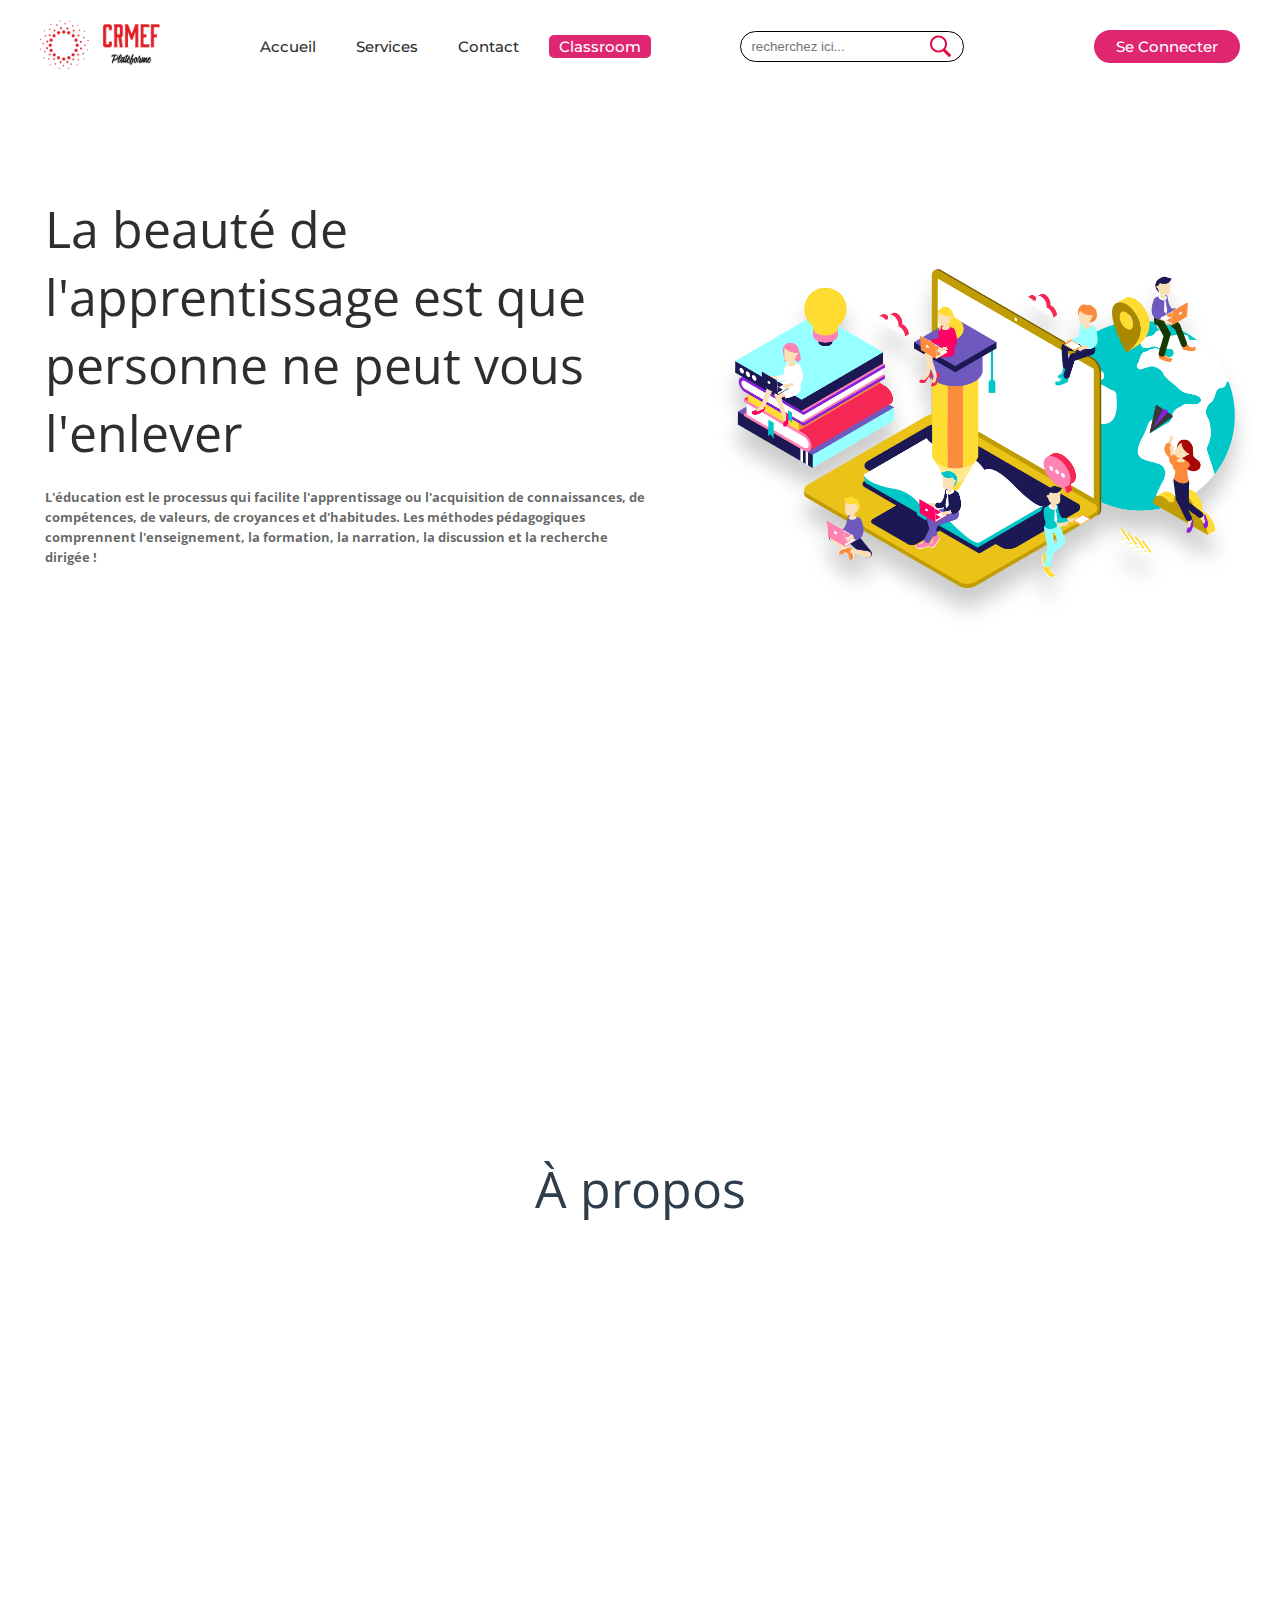
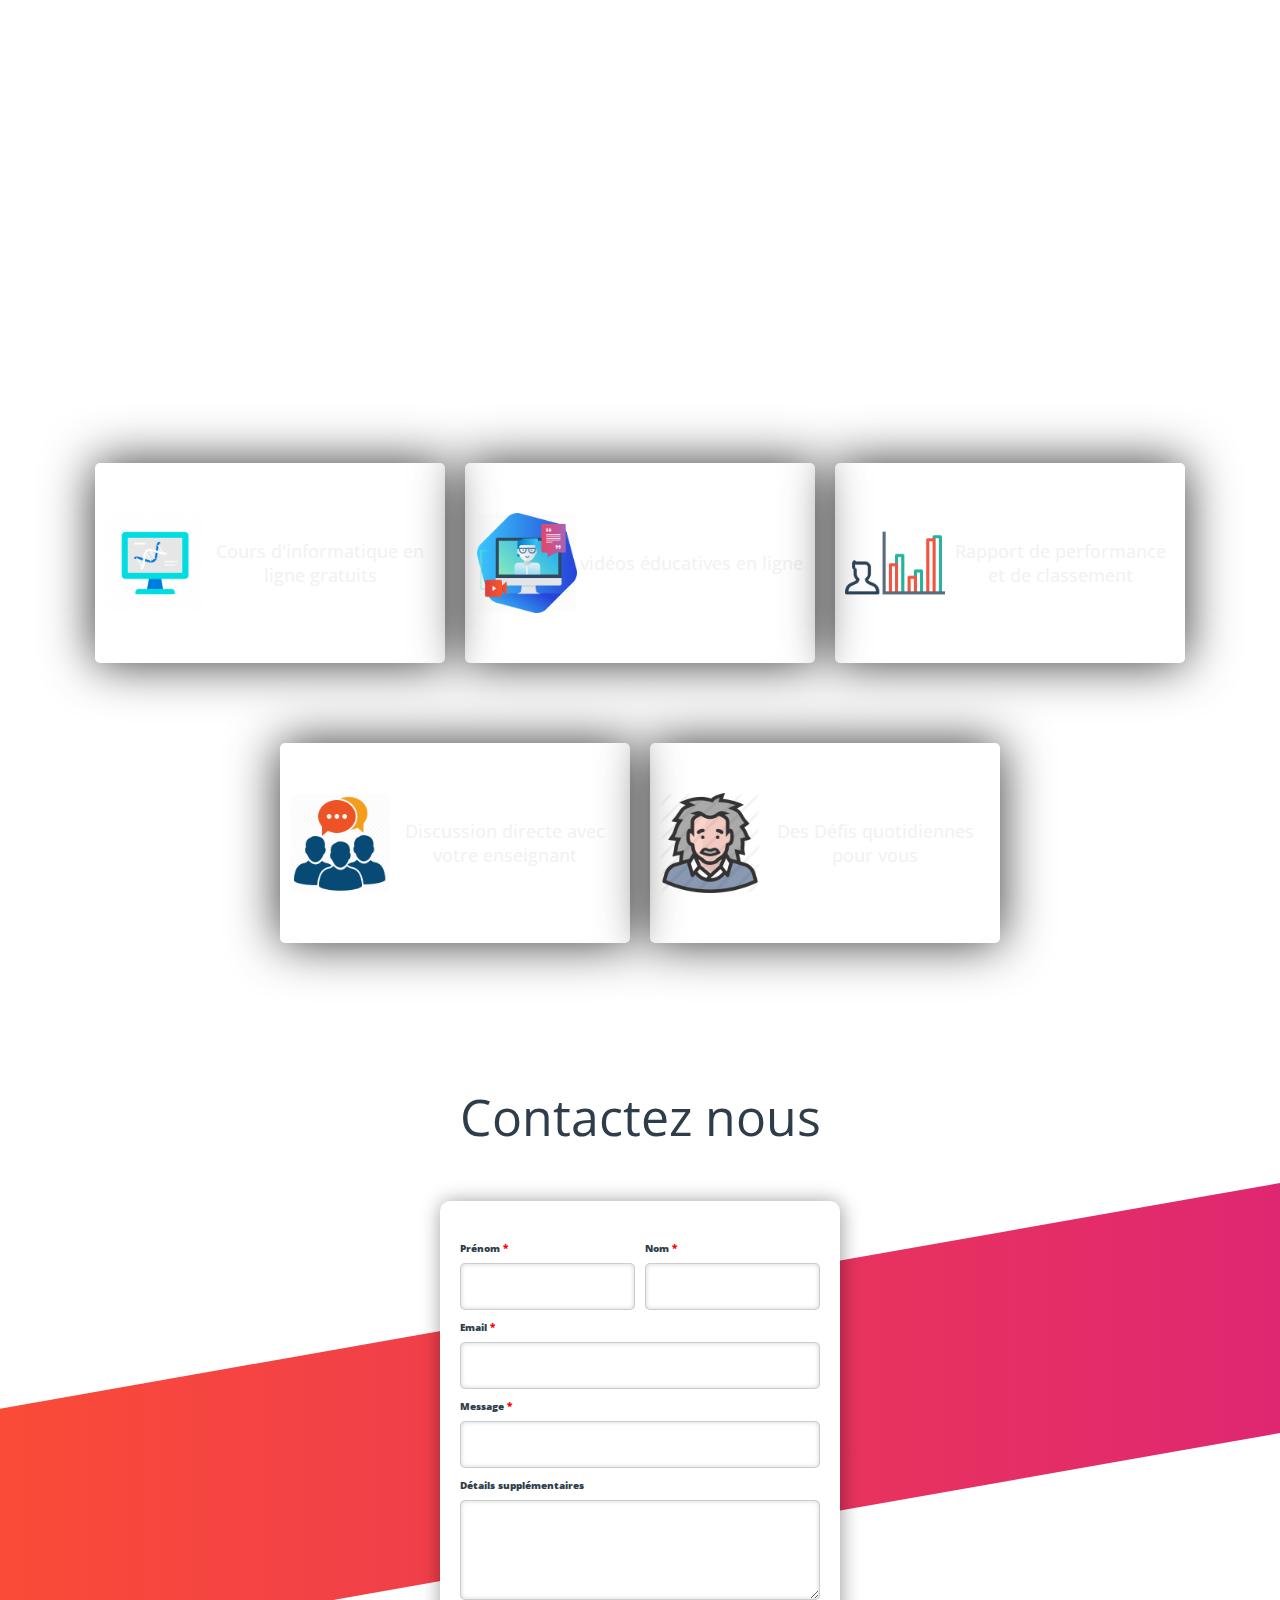
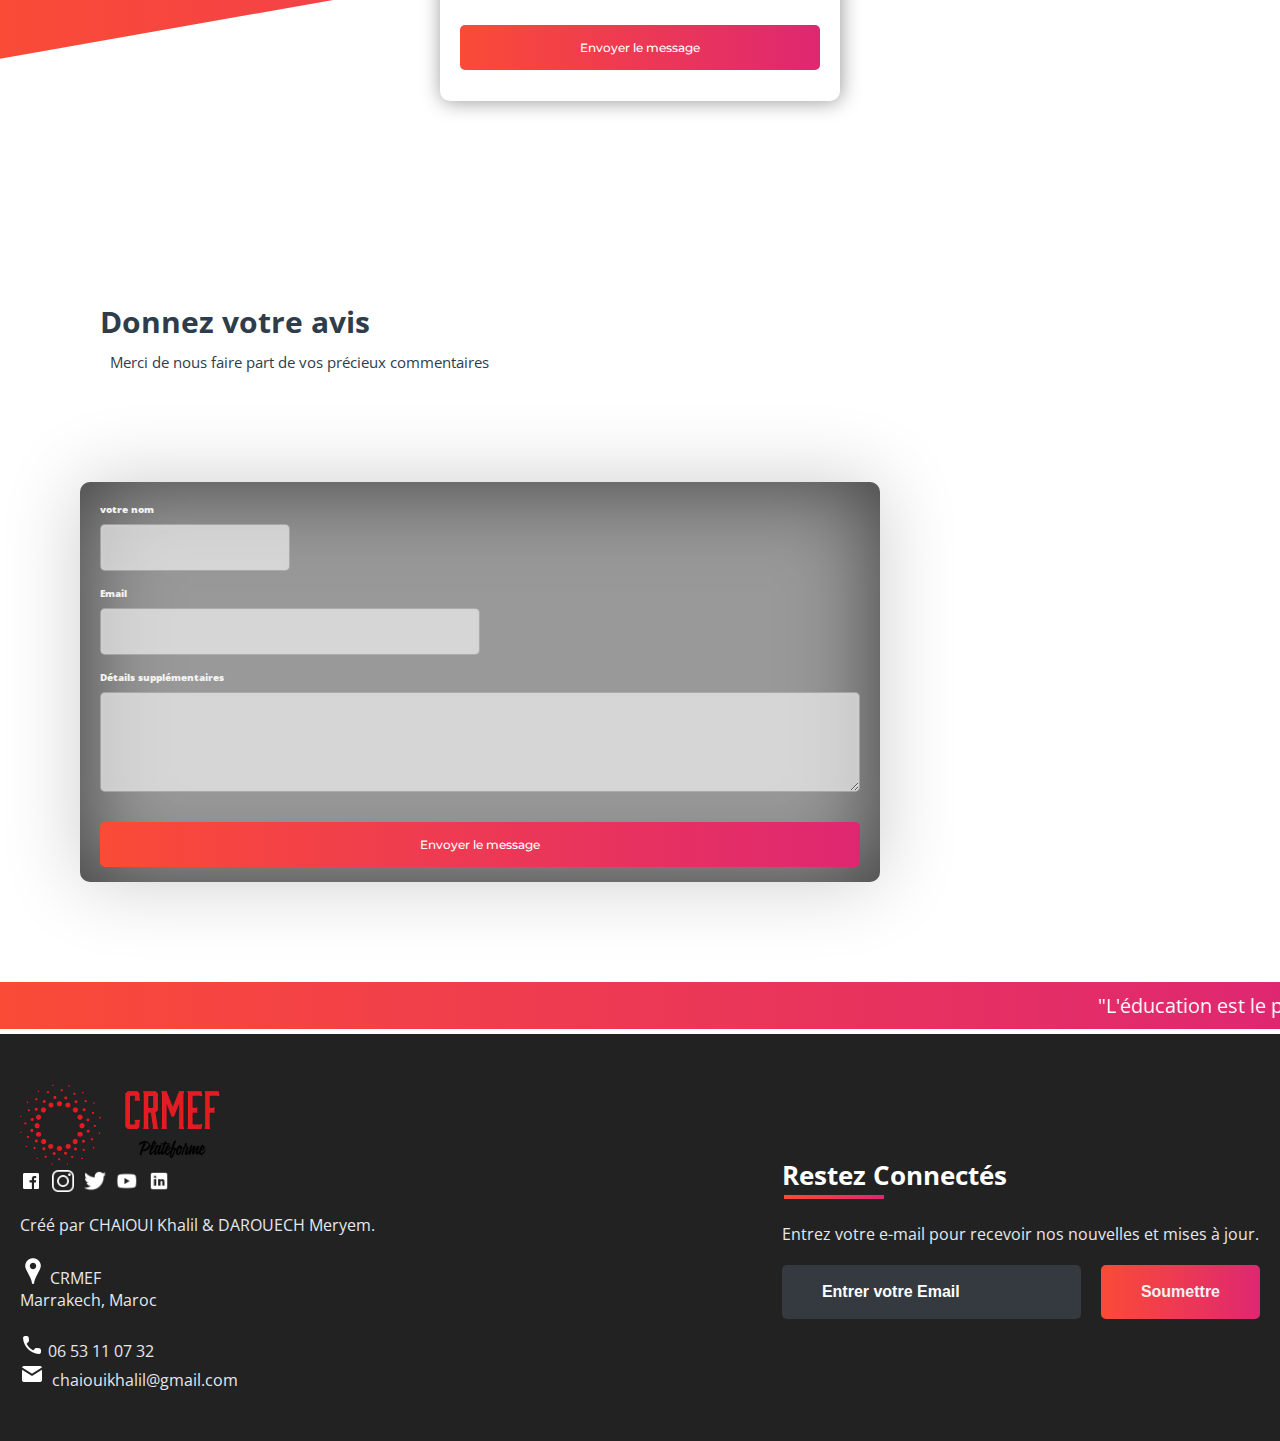
<file: index.html>
<!DOCTYPE html>
<html>
<head>
	<link rel="shortcut icon" type="png" href="images/icon/favicon.png">
	<meta charset="utf-8">
	<meta http-equiv="X-UA-Comaptible" content="IE=edge">
	<title>CRMEF-Plateforme</title>
	<meta name="desciption" content="">
	<meta name="viewport" content="width=device-width, initial-scale=1">
	<link rel="stylesheet" type="text/css" href="style.css">
	<script type="text/javascript" src="script.js"></script>
	<script src="https://code.jquery.com/jquery-3.2.1.js"></script>
	<script>
		$(window).on('scroll', function(){
  			if($(window).scrollTop()){
  			  $('nav').addClass('black');
 			 }else {
 		   $('nav').removeClass('black');
 		 }
		})
	</script>
</head>
<body>
<!-- Navigation Bar -->
	<header id="header">
		<nav>
			<div class="logo"><img src="images/icon/logo.png" alt="logo"></div>
			<ul>
				<li><a href="">Accueil</a></li>
				<li><a href="#services_section">Services</a></li>
				<li><a href="#contactus_section">Contact</a></li>
				<li><a class="active" href="subjects/quiz.html">Classroom</a></li>
			</ul>
			<div class="srch"><input type="text" class="search" placeholder="recherchez ici..."><img src="images/icon/search.png" alt="search" onclick=slide()></div>
			<a class="get-started" href="login.html">Se Connecter</a>
			<img src="images/icon/menu.png" class="menu" onclick="sideMenu(0)" alt="menu">
		</nav>
		<div class="head-container">
			<div class="quote">
				<p>La beauté de l'apprentissage est que personne ne peut vous l'enlever</p>
				<h5>L'éducation est le processus qui facilite l'apprentissage ou l'acquisition de connaissances, de compétences, de valeurs, de croyances et d'habitudes. Les méthodes pédagogiques comprennent l'enseignement, la formation, la narration, la discussion et la recherche dirigée !</h5>
			</div>
			<div class="svg-image">
				<img src="images/extra/svg1.jpg" alt="svg">
			</div>
		</div>
		<div class="side-menu" id="side-menu">
			<div class="close" onclick="sideMenu(1)"><img src="images/icon/close.png" alt=""></div>
			<ul>
				<li><a href="">Accueil</a></li>
				<li><a href="#services_section">Services</a></li>
				<li><a href="#contactus_section">Contact</a></li>
				<li><a class="active" href="subjects/quiz.html">Classroom</a></li>
			</ul>
		</div>
	</header>

	
<!-- ABOUT -->
	<div class="diffSection" id="about_section">
		<center><p style="font-size: 50px; padding: 100px">À propos</p></center>
		<div class="about-content">
				<div class="side-image">
					<img class="sideImage" src="images/extra/e3.jpg">
				</div>
				<div class="side-text">
					<h2>Que pensez-vous de nous ?</h2>
					<p>L'éducation est le processus qui facilite l'apprentissage ou l'acquisition de connaissances, de compétences, de valeurs, de croyances et d'habitudes. Les méthodes pédagogiques comprennent l'enseignement, la formation, la narration, la discussion et la recherche dirigée.<br> Un site Web éducatif peut inclure des sites Web contenant des jeux, des vidéos ou des ressources liées à des sujets qui agissent comme des outils pour améliorer l'apprentissage et compléter l'enseignement en classe. Ces sites Web contribuent à rendre le processus d'apprentissage divertissant et attrayant pour l'étudiant, surtout à notre époque. <br>En utilisant HTML (HyperText Markup Language), CSS (Cascading Style Sheet), JavaScript, nous pouvons rendre l'apprentissage plus facile et intéressant.</p>
				</div>
		</div>
	</div>


<!-- SERVICES -->
	<div class="service-swipe">
		<div class="diffSection" id="services_section">
		<center><p style="font-size: 50px; padding: 100px; padding-bottom: 40px; color: #fff;">Services</p></center>
		</div>
		<a href="#services_section"><div class="s-card"><img src="images/icon/computer-courses.png"><p>Cours d'informatique en ligne gratuits</p></div></a>
		<a href="#services_section"><div class="s-card"><img src="images/icon/online-tutorials.png"><p>vidéos éducatives en ligne</p></div></a>
		<a href="#services_section"><div class="s-card"><img src="images/icon/p3.png"><p>Rapport de performance et de classement</p></div></a>
		<a href="#services_section"><div class="s-card"><img src="images/icon/discussion.png"><p>Discussion directe avec votre enseignant</p></div></a>
		<a href="#services_section"><div class="s-card"><img src="images/icon/q1.png"><p>Des Défis quotidiennes pour vous</p></div></a>
	</div>


<!-- CONTACT US -->
	<div class="diffSection" id="contactus_section">
		<center><p style="font-size: 50px; padding: 100px">Contactez nous</p></center>
		<div class="csec"></div>
		<div class="back-contact">
			<div class="cc">
			<form action="mailto:roshank9419@gmail.com" method="post" enctype="text/plain">
				<label>Prénom <span class="imp">*</span></label><label style="margin-left: 185px">Nom <span class="imp">*</span></label><br>
				<center>
				<input type="text" name="" style="margin-right: 10px; width: 175px" required="required"><input type="text" name="lname" style="width: 175px" required="required"><br>
				</center>
				<label>Email <span class="imp">*</span></label><br>
				<input type="email" name="mail" style="width: 100%" required="required"><br>
				<label>Message <span class="imp">*</span></label><br>
				<input type="text" name="message" style="width: 100%" required="required"><br>
				<label>Détails supplémentaires</label><br>
				<textarea name="addtional"></textarea><br>
				<button type="submit" id="csubmit">Envoyer le message</button>
			</form>
			</div>
		</div>
	</div>


<!-- FEEDBACK -->
	<div class="title2" id="feedBACK">
		<span>Donnez votre avis</span>
		<div class="shortdesc2">
			<p>Merci de nous faire part de vos précieux commentaires</p>
		</div>
	</div>

	<div class="feedbox">
		<div class="feed">
			<form action="mailto:roshank9419@gmail.com" method="post" enctype="text/plain">
				<label>votre nom</label><br>
				<input type="text" name="" class="fname" required="required"><br>
				<label>Email</label><br>
				<input type="email" name="mail" required="required"><br>
				<label>Détails supplémentaires</label><br>
				<textarea name="addtional"></textarea><br>
				<button type="submit" id="csubmit">Envoyer le message</button>
			</form>
		</div>
	</div>

<!-- Sliding Information -->
	<marquee style="background: linear-gradient(to right, #FA4B37, #DF2771); margin-top: 50px;" direction="left" onmouseover="this.stop()" onmouseout="this.start()" scrollamount="20"><div class="marqu">"L'éducation est le passeport pour l'avenir, car demain appartient à ceux qui s'y préparent aujourd'hui." "Votre attitude, pas votre aptitude, déterminera votre altitude." "Si vous pensez que l'éducation coûte cher, essayez l'ignorance." "La seule personne éduquée est celle qui a appris à apprendre... et à changer."</div></marquee>

<!-- FOOTER -->
	<footer>
		<div class="footer-container">
			<div class="left-col">
				<img src="images/icon/logo.png" style="width: 200px;">
				<div class="logo"></div>
				<div class="social-media">
					<a href="#"><img src="images/icon\fb.png"></a>
					<a href="#"><img src="images/icon\insta.png"></a>
					<a href="#"><img src="images/icon\tt.png"></a>
					<a href="#"><img src="images/icon\ytube.png"></a>
					<a href="#"><img src="images/icon\linkedin.png"></a>
				</div><br><br>
				<p class="rights-text">Créé par CHAIOUI Khalil & DAROUECH Meryem.</p>
				<br><p><img src="images/icon/location.png"> CRMEF<br>Marrakech, Maroc</p><br>
				<p><img src="images/icon/phone.png"> 06 53 11 07 32<br><img src="images/icon/mail.png">&nbsp; chaiouikhalil@gmail.com</p>
			</div>
			<div class="right-col">
				<h1 style="color: #fff">Restez Connectés</h1>
				<div class="border"></div><br>
				<p>Entrez votre e-mail pour recevoir nos nouvelles et mises à jour.</p>
				<form class="newsletter-form">
					<input class="txtb" type="email" placeholder="Entrer votre Email">
					<input class="btn" type="submit" value="Soumettre">
				</form>
			</div>
		</div>
	</footer>

</body>
</html>
</file>
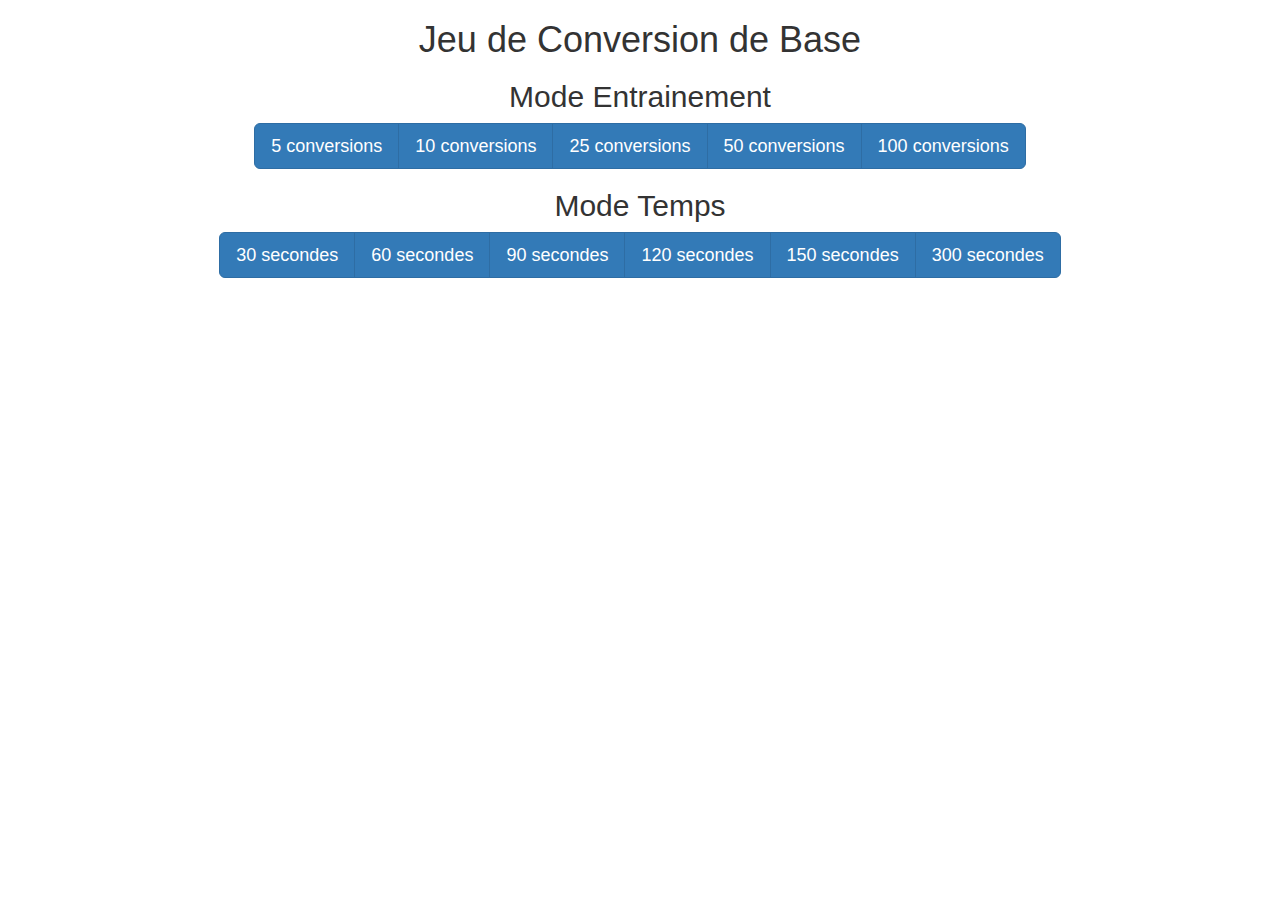
<file: codage/index.html>
<html>
<head>
    <title>Base Conversion Game</title>

    <!-- Bootstrap CSS -->
    <link rel="stylesheet" href="https://maxcdn.bootstrapcdn.com/bootstrap/3.3.7/css/bootstrap.min.css">

    <!-- jQuery  -->
    <script src="https://ajax.googleapis.com/ajax/libs/jquery/3.3.1/jquery.min.js"></script>

    <!-- Bootstrap Javascript -->
    <script src="https://maxcdn.bootstrapcdn.com/bootstrap/3.3.7/js/bootstrap.min.js"></script>

    <!-- Game -->
    <script src="basegame.js" type="text/javascript"></script>
    <link rel="stylesheet" href="basegame.css">
</head>
<body onload="setup()">
    <h1 class="title">Jeu de Conversion de Base</h1>
    <div class="content"></div>
</body>
</html>
</file>
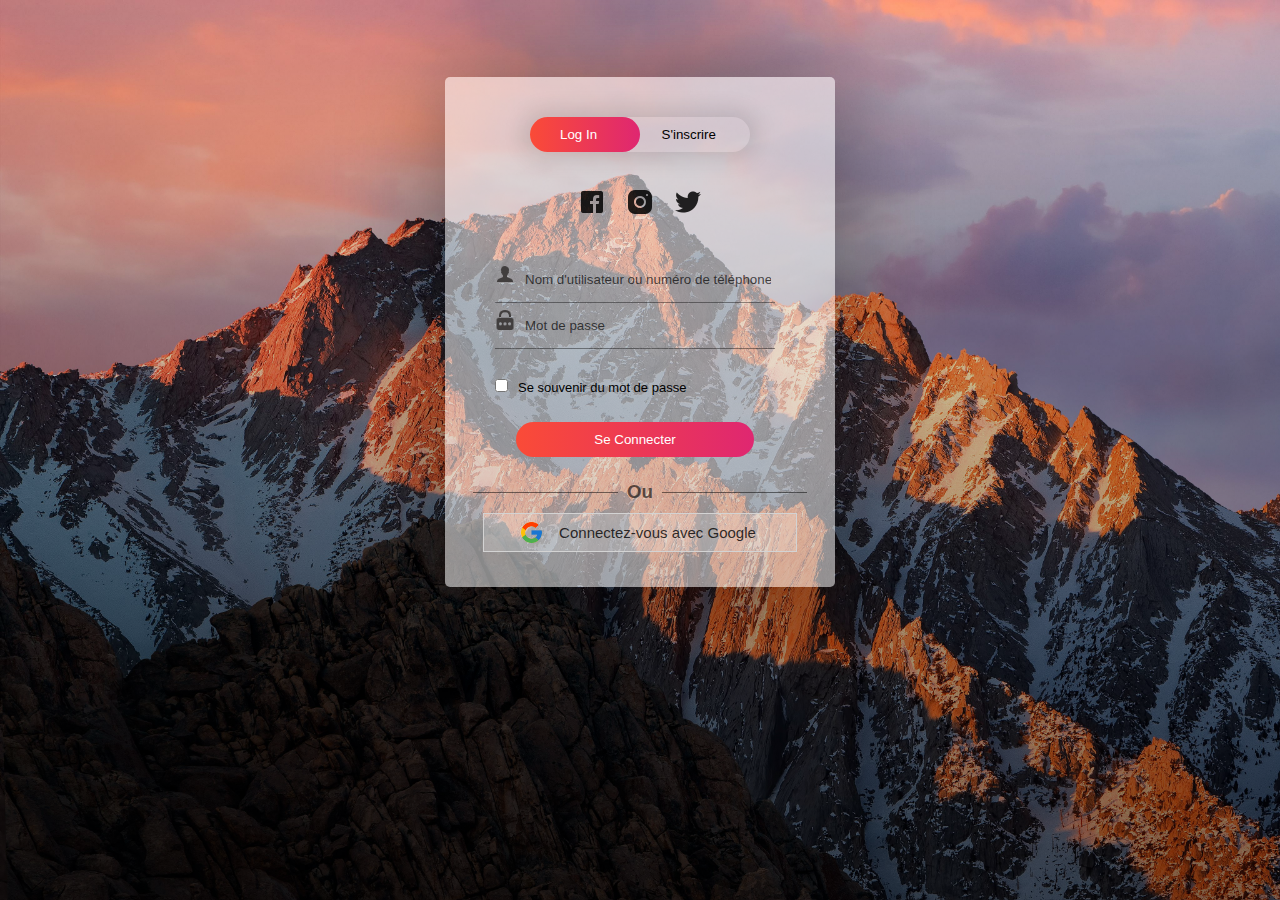
<file: login.html>
<!DOCTYPE html>
<html>
<head>
	<link rel="shortcut icon" type="png" href="images/icon/favicon.png">
	<title>s'ide</title>
	<link rel="stylesheet" type="text/css" href="loginStyle.css">
	<script src="https://ajax.googleapis.com/ajax/libs/jquery/3.4.1/jquery.min.js"></script>

  <!-- It will redirect to the Home Page after submitting the form -->
  <script>
  $(document).ready(function(){
    $("form").submit(function(){
      alert("Great Job !");
    });
  });
  </script>
</head>
<body>
		<div class="form-box">
			<div class="button-box">
				<div id="btn"></div>
				<button type="button" class="toggle-btn" id="log" onclick="login()" style="color: #fff;">Log In</button>
				<button type="button" class="toggle-btn" id="reg" onclick="register()">S'inscrire</button>
			</div>
			<div class="social-icons">
				<img src="images/icon/fb2.png">
				<img src="images/icon/insta2.png">
				<img src="images/icon/tt2.png">
			</div>
			
			<!-- Login Form -->
			<form id="login" class="input-group" action="index.html">
				<div class="inp">
					<img src="images/icon/user.png"><input type="text" id="email" class="input-field" placeholder="Nom d'utilisateur ou numéro de téléphone" style="width: 88%; border:none;" required="required">
				</div>
				<div class="inp">
					<img src="images/icon/password.png"><input type="password" id="password" class="input-field" placeholder="Mot de passe" style="width: 88%; border: none;" required="required">
				</div>
				<input type="checkbox" class="check-box">Se souvenir du mot de passe
				<button type="submit" class="submit-btn">Se Connecter</button>
			</form>


			<div class="other" id="other">
				<div class="instead">
					<h3>Ou</h3>
				</div>
				<button class="connect">
					<img src="images/icon/google.png"><span>Connectez-vous avec Google</span>
				</button>
			</div>
			
			<!-- Registration Form -->
			<form id="register" class="input-group">
				<input type="text" class="input-field" placeholder="Nom et prénom" required="required">
				<input type="email" class="input-field" placeholder="Adresse e-mail" required="required">
				<input type="password" class="input-field" placeholder="Créer un mot de passe" name="psame" required="required">
				<input type="password" class="input-field" placeholder="Confirmez le mot de passe" name="psame" required="required">
				<input type="checkbox" class="check-box" id="chkAgree" onclick="goFurther()">J'accepte les termes et conditions
				<button type="submit" id="btnSubmit" class="submit-btn reg-btn">S'inscrire</button>
			</form>
		</div>
		<script type="text/javascript" src="script.js"></script>
</body>
</html>
</file>
<file: style.css>
@import url('https://fonts.googleapis.com/css?family=Montserrat:500&display=swap');
@import url('https://fonts.googleapis.com/css?family=Dancing+Script&display=swap');
@import url('https://fonts.googleapis.com/css?family=Open+Sans&display=swap');

* {
	box-sizing: border-box;
	margin: 0;
	padding: 0;
}

html {
	scroll-behavior: smooth;
}
body {
	background: #FFF;
	font-family: 'Open Sans', sans-serif;
}

header {
	height: 90vh;
	/* background: #000; */
}
.black {
	box-shadow: 0 2px 10px rgba(0, 0, 0, 0.5);
}
nav {
	padding-top: 20px;
	padding-bottom: 20px;
	top: 0;
	position: fixed;
	display: flex;
	width: 100%;
	z-index: 1000;
	background: #fff;
	justify-content: space-around;
	transition: 1.5s;
	align-items: center;
}
nav ul {
	display: flex;
	align-items: center;
}
nav ul li {
	list-style: none;
	margin: 5px 10px;
}
nav ul li a {
	padding: 2px 10px;
	color: #2e2e2e;
	cursor: pointer;
	transition: .5s;
	text-decoration: none;
}
nav ul li a:hover {
	color: #fff;
	border-radius: 5px;
	background: #DF2771;
}
.active {
	color: #fff;
	border-radius: 5px;
	background: #DF2771;
}
.srch {
	padding: 2px 10px;
	display: flex;
	/* align-items: center; */
	justify-content: center;
	/* background: #0066ff; */
	border: 1px solid;
	border-radius: 20px;
}
.srch img {
	width: 25px;
	cursor: pointer;
}
.srch .search {
	/* padding: 2px 10px; */
	outline: none;
	border: none;
	background: transparent;
}

.get-started {
	margin-left: 50px;
	padding: 5px 20px;
	border: 2px solid #DF2771;
	border-radius: 20px;
	text-decoration: none;
	
	transition: .5s;
	background-color: #DF2771;
	color: #fff;
}
.get-started:hover {
	color: #2e2e2e;
	background: #fff;
}
.logo img{
	width: 120px;
	cursor: pointer;
	transition: all 1s;
}

a, button {
	float: left;
	font-family: "Montserrat", sans-serif;
	font-weight: 500;
	font-size: 15px;
	color: #2E3D49;
	display: block;
	text-decoration: none;
	text-align: center;
}
.head-container {
	margin-top: 245px;
	display: flex;
	flex-wrap: wrap;
	align-items: center;
	justify-content: space-around;
}
.quote {
	width: 600px;
	transform: translateY(-50px);
}
.quote h5 {
	margin-top: 20px;
	color: #0009;
	line-height: 20px;
}
.quote p {
	font-size: 50px;
	color: #2e2e2e;
}
.quote .play {
	margin-top: 20px;
	display: flex;
	/* justify-content: center; */
	align-items: center;
}
.quote .play img {
	width: 45px;
	cursor: pointer;
	filter: drop-shadow(0 0 10px #0002);
}
.quote .play span a{
	margin-left: 10px;
	font-size: 20px;
	font-weight: 900;
	color: rgba(0, 0, 0, 0.8);
	cursor: pointer;
}
.svg-image img{
	width: 500px;
	filter: drop-shadow(0 20px 10px rgba(0,0,0,0.2));
}

/* SIDE MENU */
.menu {
	cursor: pointer;
	width: 25px;
	display: none;
}
.side-menu {
	width: 100%;
	height: 100%;
	background: rgba(182, 33, 90, 0.993);
	position: absolute;
	top: 0;
	transition: .8s;
	z-index: 2000;
	transform: translateX(-100%);
}
.side-menu ul {
	margin-top: 35%;
	display: flex;
	flex-direction: column;
	justify-content: center;
	/* background: #FA4B37; */
}
.side-menu ul li {
	list-style: none;
	/* background: #009900; */
	display: flex;
	justify-content: center;
	align-items: center;
	/* border-bottom: 1px solid #fff; */
	/* padding: 10px 0px; */
}
.side-menu ul li:hover a{
	background: #fff;
	color: #DF2771;
}
.side-menu ul li a{
	color: #FFF;
	width: 100%;
	font-size: 1em;
	/* background: #2E3D49; */
	text-decoration: none;
	padding: 15px 0px;
}
.close img{
	float: right;
	width: 35px;
	cursor: pointer;
	margin: 10px;
}
.user {
	display: flex;
	justify-content: center;
	align-items: center;
	margin-top: 10%;
}
.user img {
	width: 60px;
	border-radius: 50%;
	border: 2px solid #fff;
	filter: drop-shadow(0 10px 20px #0004);
	margin-right: 30px;
	cursor: pointer;
}
.user p {
	color: #fff;
	cursor: pointer;
}
.user img, .user p {
	opacity: 1;
}
/*Common things in all sections*/
#about_section, #portfolio_section, #team_section, #services_section, #contactus_section {
	font-family: 'Open Sans', sans-serif;
	color: #2E3D49;
	position: relative;
}
.diffSection {
	width: 100%;
	/*position: relative;*/
	justify-content: center;
	align-items: center;
}
.diffSection .content {
	margin: 10px;
	text-align: center;
	padding: 10px 100px;
	font-size: 1.1em;
}

/*PORTFOLIO*/
.extra {
	width: 100%;
}
.extra p {
	padding: 30px;
	padding-bottom: 150px;
	font-size: 50px;
	text-align: center;
	color: #fff;
	background-image: linear-gradient(rgba(0,0,0,0),rgba(0,0,0,0.7)),url("images/extra/b1.jpg");
	background-size: cover;
	background-attachment: fixed;
	font-family: cursive;
	z-index: -9;
}
.smbox {
	display: flex;
	flex-wrap: wrap;
	transform: translateY(-100px);
	justify-content: center;
}
.smbox span {
	margin: 1%;
	background: #fff;
	box-shadow: inset 0px 0px 25px rgba(0,0,0,0.2),
						0 0 40px rgba(0,0,0,0.3);
	border-radius: 10px;
	padding: 30px 50px;
	cursor: pointer;
}
.smbox span:hover {
	transform: scale(1.3);
	transition: .5s ease;
}
.smbox .data {
	font-size: 80px;
	color: #FA6146;	
}
.smbox .det {
	font-size: 20px;
	color: #272529;
	font-family: cursive;
}

/*Title*/
.title {
	 margin-top: 0px; 
	font-family: 'Open Sans', sans-serif;
	font-size: 30px;
	text-align: center;
	color: #2E3D49;
}

/*ABOUT*/
.about-content {
	width: 100%;
	position: relative;
	justify-content: center;
	flex-wrap: wrap;
	display: flex;
	align-items: center;
}
.about-content .side-text {
	width: 550px;
	padding: 50px 40px;
	background: #fff;
	box-shadow: 2px 0 100px rgba(0,0,0,0.3);
	border-radius: 5px;
	text-align: justify;
	line-height: 22px;
	opacity: 0;
	transform: translateX(-100px);
	transition: 1s ease-in-out;
}
.about-content .side-text-appear {
	opacity: 1;
	transform: translateX(0px);
}
.about-content .side-text h2 {
	padding: 10px;
}
.about-content .side-text p {
	padding: 10px;
}
.about-content .side-image img {
	width: 90%;
	border-radius: 5px;
}
.sideImage {
	transform: translateX(100px);
	opacity: 0;
	transition: .8s ease-in-out;
}
.sideImage-appear {
	opacity: 1;
	transform: translateX(0px);
}

/*POPULAR SUBJECTS*/
.cbox {
	position: relative;
	width: 100%;
	display: inline-flex;
	flex-wrap: wrap;
	justify-content: center;
}
.cbox .det {
	width: 250px;
	height: 80px;
	margin: 10px;
	background: #fff;
	cursor: pointer;
}
.cbox .det a{
	justify-content: space-around;
	width: 250px;
	padding: 28px;
	border-radius: 10px;
	border: 1px solid #FA4B37;
	font-size: 15px;
	color: #272529;
	font-family: cursive;
	text-decoration: none;
}
.cbox .det a:hover {
	background: linear-gradient(to right, #FA4B37, #DF2771);
	color: white;
}
.cbox .det a:hover img{
	filter: brightness(100);
}
.cbox img {
	width: 20px;
	margin-right: 20px;
}

/*TEAM SECTION*/
.totalcard {
	width: 100%;
	display: flex;
	flex-wrap: wrap;
	align-items: center;
	justify-content: center;
	margin-bottom: 50px;
}
.totalcard .card {
	margin: 50px;
	width: 300px;
	border-radius: 10px;
	background: #fff;
}
.totalcard .card{
	box-shadow: inset 0 0 10px rgba(0,0,0,0.4),
					0 0 10px rgba(0,0,0,0.3);
}
.card:nth-child(1){
	border-top: 5px solid green;
}
.card:nth-child(2){
	border-top: 5px solid blue;
}
.card:nth-child(1):hover {
	box-shadow: inset 0px 0px 10px rgba(0,255,0,0.5),
				1px 1px 30px rgba(0,255,0,0.5);
}
.card:nth-child(2):hover {
	box-shadow: inset 0px 0px 10px rgba(0,0,255,0.5),
				1px 1px 30px rgba(0,0,255,0.5);
}
.totalcard .card img {
	width: 100px;
	height: 100px;
	margin-top: 5px;
	cursor: pointer;
	border-radius: 50px;
	transition-duration: .8s;
}
.totalcard .card img:hover {
	transform: scale(3.5);
	border-radius: 0;
	box-shadow: 0 0 20px rgba(0,0,0,0.5);
}
#detail p{
	font-size: 15px;
	line-height: 25px;
	font-variant: small-caps;
	text-align: center;
	margin: 25px;
	margin-bottom: 0px;
	margin-top: 0px;
}
#detail button {
	outline: none;
	border-radius: 10px;
	border-style: none;
	border: 1px solid black;
	padding: 9px 25px;
	cursor: pointer;
	transition-duration: .4s;
}
#detail a {
	bottom: 80px;
	text-decoration: none;
	margin-bottom: 30px;
	margin-top: 20px;
	margin-left: 90px;
	align-self: center;
}
.btn-roshan:hover {
	background: rgba(0,255,0,0.7);
	color: #fff;
}
.btn-roshan2:hover {
	background: rgba(0,0,255,0.5);
	color: #fff;
}
.card-title {
	font-size: 17px;
	color: #343A40;
	padding: 20px;
	font-weight: 700;
}

/*Service Section*/
/*Service Section*/
.service-swipe {
	display: flex;
	flex-wrap: wrap;
	justify-content: center;
	align-items: center;
	background-image: linear-gradient(rgba(0,0,0,0),rgba(0,0,0,0.7)),url("images/extra/b3.jpg");
	background-size: cover;
	background-attachment: fixed;
}
.service-swipe .s-card img {
	width: 100px;
}
.service-swipe a {
	padding: 0;
	margin: 40px 10px;
}
.service-swipe .s-card {
	display: flex;
	justify-content: space-around;
	padding: 10px;
	align-items: center;
	text-align: center;
	width: 350px;
	height: 200px;
	box-shadow: inset 0 0 20px rgba(255,255,255,0.05),
					0 0 50px rgba(0,0,0,0.8);
	border-radius: 5px;
	cursor: pointer;
	transition-duration: .5s;
}
.service-swipe .s-card p {
	color: #f2f2f2;
	font-size: 1.2em;
	font-family: 'Open Sans',sans-serif;
}
.service-swipe .s-card:hover {
	box-shadow: 0 0 50px rgba(255,255,255,0.8);
	transform: translateY(-10px);
}

/*Contact Us Section*/
.csec {
	background: linear-gradient(to right, #FA4B37, #DF2771);
	background-attachment: fixed; 
	position: absolute;
	width: 100%;
	height: 250px;
	top: 200px;
	content: '';
	transform-origin: top right;
	transform: skewY(-10deg);
	z-index: -1;
}
.back-contact {
	margin-top: 0px;
	transform: translateY(-50px);
	display: flex;
	align-items: center;
	justify-content: space-around;
}
.cc {
	height: 400px;
	width: 400px;
	height: 500px;
	border-radius: 10px;
	justify-content: center;
	box-shadow: 1px 1px 20px rgba(0,0,0,0.4);
	background: #fff;
}
.cc form {
	margin: 5%;
	margin-top: 40px;
	width: 90%;
	height: 90%;
}
.cc form label {
	position: absolute;
	color: #2E3D49;
	font-size: 10px;
	font-weight: 800;
}
.cc form input {
	padding: 15px;
	margin-bottom: 10px;
	border-radius: 5px;
	box-shadow: inset 0 0 5px lightgray;
	border: 1px solid rgba(0,0,0,0.2);
	outline: none;
	color: #2E3D49;
	font-weight: 600;
}
.imp {
	color: red;
}
form textarea {
	width: 100%;
	height: 100px;
	box-shadow: inset 0 0 5px lightgray;
	border: 1px solid rgba(0,0,0,0.2);
	border-radius: 5px;
	outline: none;
	color: #2E3D49;
	font-weight: 600;
	padding: 15px;
}
#csubmit {
	margin-top: 20px; 
	background: linear-gradient(to right, #FA4B37, #DF2771);
	border-radius: 5px;
	border-style: none;
	outline: none;
	width: 100%;
	padding: 15px 25px;
	color: #fff;
	font-size: 12px;
	cursor: pointer;
}

/*REVIEW SECTION*/
#makeitfull {
	display: flex;
	justify-content: center;
	transform: translateY(35px);
}
#makeitfull img {
	width: 50px;
}
.review {
	background: #F8F8F8;
	width: 100%;
}
.rev-container {
	padding: 10px 10%;
	display: flex;
	flex-wrap: wrap;
	justify-content: space-around;
}
.rev-container .rev-card {
	/*overflow: hidden;*/
	width: 550px;
	height: 240px;
	margin-bottom: 40px;
	background: #fff;
	display: flex;
	padding: 10px;
	box-shadow: 2px 2px 20px rgba(0,0,0,0.2);
}
.rev-card:hover {
	box-shadow: 1px 1px 5px rgba(0,0,0,0.2);
}
.identity {
	display: flex;
	flex-wrap: wrap;
	justify-content: center;
	padding: 10px;
}
.identity img {
	width: 120px;
	height: 120px;
	transition-duration: .8s;
	border-radius: 50%;
}
.identity img:hover {
	transform: scale(2.2);
	border-radius: 0px;
	box-shadow: 0 0 20px rgba(0,0,0,0.3);
}
.identity p {
	width: 150px;
	font-weight: bold;
	color: #2E3D49;
	text-align: center;
}
.identity h6 {
	width: 150px;
	text-align: center;
}
.identity .rating img {
	width: 12px;
	height: 12px;
	margin-right: 5px;
}
.rev-cont {
	overflow: hidden;
}
.rev-cont #title {
	padding: 10px;
	color: #2E3D49;
	font-weight: bold;
}
.rev-cont #content {
	padding: 10px;
	font-size: .9em;
	color: #2E3D49;
	line-height: 22px;
	text-align: justify;
}


/*FEEDBACK*/
.title2 {
	position: relative;
	margin-top: 150px;
	margin-left: 100px;
}
.title2 span{
	font-weight: 700;
	font-family: 'Open Sans', sans-serif;
	font-size: 30px;
	color: #2E3D49;
}
.title2 .shortdesc2 {
	padding: 10px;
	font-family: 'Open Sans', sans-serif;
	font-size: 15px;
	color: #2E3D49;
	margin-bottom: 10px;
}
.feedbox {
	margin-top: 50px;
	width: 100%;
	display: flex;
	background-image: linear-gradient(rgba(0,0,0,0),rgba(0,0,0,0.7)),url("images/extra/b4.jpg");
	background-size: cover;
	padding: 50px 80px;
	background-attachment: fixed;
}
.feed {
	width: 800px;
	height: 400px;
	position: relative;
	border-radius: 10px;
	justify-content: center;
	box-shadow: inset 0 0 90px rgba(0,0,0,0.6),
					0 0 80px rgba(0,0,0,0.2);
	background: rgba(0,0,0,0.4);
}
.feed form {
	width: 100%;
	height: 100%;
	padding: 20px;
}

.feed form label {
	position: absolute;
	color: #f2f2f2;
	font-size: 10px;
	font-weight: 800;
}
.feed form input, .feed textarea {
	padding: 15px;
	border-radius: 5px;
	box-shadow: inset 0 0 5px lightgray;
	border: 1px solid rgba(0,0,0,0.2);
	outline: none;
	color: #2E3D49;
	background: #fff9;
	font-weight: 600;
}
.feed form input {
	margin-bottom: 15px;
	width: 50%;
}
.feed form .fname {
	width: 25%;
}
.feed form textarea {
	width: 100%;
	height: 100px;
}
.feed #csubmit {
	margin-top: 25px; 
	background: linear-gradient(to right, #FA4B37, #DF2771);
	border-radius: 5px;
	border-style: none;
	outline: none;
	width: 100%;
	padding: 15px 25px;
	color: #fff;
	font-size: 12px;
	cursor: pointer;
}

/*SCROLLING TEXT*/
.marqu {
	text-align: center;
	justify-content: center;
	color: #fff;
	font-size: 20px;
	padding: 10px;
}

/*FOOTER*/
footer {
	color: #E5E8EF;
	background: #000D;
	padding: 50px 0; 
}
footer .footer-container {
	max-width: 1300px;
	margin: auto;
	padding: 0 20px;
	display: flex;
	justify-content: space-between;
	align-items: center;
	flex-wrap: wrap-reverse;
}
footer .social-media img{
	width: 22px;
}
footer .logo {
	width: 180px;
	color: #fff;
}
footer .social-media a{
	margin-right: 10px;
	font-size: 22px;
	text-decoration: none;
}
footer .right-col h1{
	font-size: 26px;
}
footer .border{
	width: 100px;
	height: 4px;
	background: linear-gradient(to right, #FA4B37, #DF2771);
	margin: 2px;
}
footer .newsletter-form {
	display: flex;
	justify-content: center;
	align-items: center;
	flex-wrap: wrap;
}
footer input::placeholder {
  color: white !important;
}
footer .txtb {
	flex: 1;
	padding: 18px 40px;
	font-size: 16px;
	background: #343A40;
	border: none;
	font-weight: 700;
	outline: none;
	border-radius: 5px;
	min-width: 260px;
	margin-top: 20px;
	color: white;
}
footer .btn {
	margin-top: 20px;
	padding: 18px 40px;
	font-size: 16px;
	color: #f1f1f1;
	background: linear-gradient(to right, #FA4B37, #DF2771);
	border: none;
	font-weight: 700;
	outline: none;
	border-radius: 5px;
	margin-left: 20px;
	cursor: pointer;
	transition: opacity .3s linear;	
}
footer .btn:hover {
	opacity: .7;
}

/*PROPERTIES FOR MAKING WEBSITE RESPONSIVE*/
@media screen and (max-width: 960px) {
	.footer-container {
		max-width: 600px;
	}
	.right-col {
		width: 100%;
		margin-bottom: 60px;
	}
	.left-col {
		width: 100%;
		text-align: center;
	}
	.social-media {
		display: flex;
		justify-content: center;
	}
	.logo {
		transition: 1s;
		margin-left: 30%;
	}
	nav ul, .srch, .get-started{
		display: none;
	}
	.menu {
		display: block;
	}
	nav {
		padding-bottom: 20px;
		border-bottom: 1px solid #0005;
		/* position: fixed; */
		/* top: 0; */
	}
	.quote p, .quote h5, .play {
		justify-content: center;
		text-align: center;
	}
	.quote p {
		font-size: 30px;
	}
	.service-container .right-side img {
		width: 90%;
	}
	.title {
		margin-top: 0px;
	}
	
}
@media screen and (max-width: 700px) {
	footer .btn{
		margin: 0;
		width: 100%;
		margin-top: 20px;
	}
	.svg-image img {
		width: 90%;
		margin: 20px;
		/* align-self: center; */
	}
}

@media screen and (max-width: 1000px) {	
	.feedbox form input, .feedbox form .fname{
		width: 100%;
	}
}
</file>
<file: codage/basegame.css>
﻿.title {
    text-align: center;
}

.main-menu-btn-group {
    margin: 0 auto;
}

.main-menu-btn-group > .game-btn {
    text-align: center;
}

.question {
    text-align: center;
    font-size: 40pt !important;
}

.score {
    text-align: center;
    font-size: 25pt !important
}

.qnum {
    font-weight: bold;
}

.qbase {
    font-weight: 350;
}

.qtarget {
    font-weight: 350;
}

.input {
    text-align: center;
    font-size: 45pt !important;
}

.red {
    color: red;
}

.green {
    color: green;
}

h2 {
    text-align: center;
}

.gameover {
    text-align: center;
    font-size: 50pt !important
}

.result {
    text-align: center;
    font-size: 30pt !important;
}

.settings {
    text-align: center;
    font-size: 20pt !important;
}

.bold {
    font-weight: bold;
}
</file>
<file: loginStyle.css>
* {
	margin: 0;
	padding: 0;
	font-family: sans-serif;
}

body {
	background-image: linear-gradient(rgba(0,0,0,0),rgba(0,0,0,0.5)),url("images/extra/backwallpaper.jpg");
	background-size: cover;
	background-attachment: fixed;
	display: flex;
	justify-content: center;
}
.logo {
	display: flex;
	justify-content: center;
}
.logo img {
	width: 100px;
}
.form-box
{
	width: 380px;
	height: 500px;
	position: relative;
	margin: 6% auto;
	background: #fff8;
	padding: 5px;
	border-radius: 5px;
	overflow: hidden;
	box-shadow: 0px 0px 100px rgba(0,0,0,0.4);
}

.button-box
{
	width: 220px;
	margin: 35px auto;
	position: relative;
	box-shadow: 0 0 20px 9px rgba(0,0,0,.1);
	border-radius: 30px;
}

.toggle-btn
{
	padding: 10px 30px;
	cursor: pointer;
	background: transparent;
	position: relative;
	border: 0;
	outline: none;
}

#btn
{
	top: 0;
	left: 0;
	position: absolute;
	width: 110px;
	height: 100%;
	background: linear-gradient(to right, #FA4B37, #DF2771);
	border-radius: 30px;
	transition: 0.5s;
}
.social-icons
{
	margin: 30px auto;
	text-align: center;
}
.social-icons img
{
	width: 30px;
	margin: 0 7px;
	cursor: pointer;
	opacity: 0.85;
}

.input-group
{
	top: 180px;
	position: absolute;
	width: 280px;
	transition: .5s;
	font-size: 13px;
	color: #010101;
}
.inp {
	border-bottom: 1px solid rgba(0,0,0,0.4);
	justify-content: center;
}
.inp img{
	width: 20px;
	padding-right: 10px;
}
.input-field
{
	width: 100%;
	padding: 10px 0;
	margin: 5px 0;
	border-left: 0;
	border-right: 0;
	border-top: 0;
	border-bottom: 1px solid rgba(0,0,0,0.4);
	outline: none;
	background: transparent;
	color: rgba(0,0,0);
}
::placeholder { /* Chrome, Firefox, Opera, Safari 10.1+ */
	color: rgba(0,0,0,0.7);
	/*opacity: 1;  Firefox */
}
#register .input-field {
	color: rgba(0,0,0,0.8);
}
.submit-btn
{
	width: 85%;
	padding: 10px 30px;
	cursor: pointer;
	display: block;
	margin: auto;
	background: linear-gradient(to right, #FA4B37, #DF2771);
	color: #fff;
	border: 0;
	outline: none;
	border-radius: 30px;
}

.reg-btn {
	background: lightgray;
}
.check-box
{
	cursor: pointer;
	margin: 30px 10px 30px 0;
}

.instead {
	margin-top: 10px;
}
.instead h3 {
    overflow: hidden;
    text-align: center;
    color: rgba(0,0,0,0.6);
}
.instead h3:before,
.instead h3:after {
    background-color: rgba(0,0,0,0.5);
    content: "";
    display: inline-block;
    height: 1px;
    position: relative;
    vertical-align: middle;
    width: 50%;
}
.instead h3:before {
    right: 0.5em;
    margin-left: -50%;
}
.instead h3:after {
    left: 0.5em;
    margin-right: -50%;
}
span
{
	color: rgba(0,0,0,0.8);
	font-size: 12px;
}

#login
{
	left: 50px;
}
#register
{
	left: 450px;
}

.other {
	display: grid;
	justify-content: center;
	margin-top: 250px;
}

.connect {
	display: flex;
	margin: 10px;
	padding: 0px 30px;
	align-items: center;
	text-align: center;
	justify-content: center;
	border: 1px solid lightgray;
	cursor: pointer;
	outline: none;
	/*border-radius: 10px;*/
	background: #fff3;
}
.connect:hover {
	background: #fff8;
}
.connect img {
	padding: 5px;
	width: 25px;
}
.connect span {
	padding: 10px;
	font-size: 15px;
}
</file>
